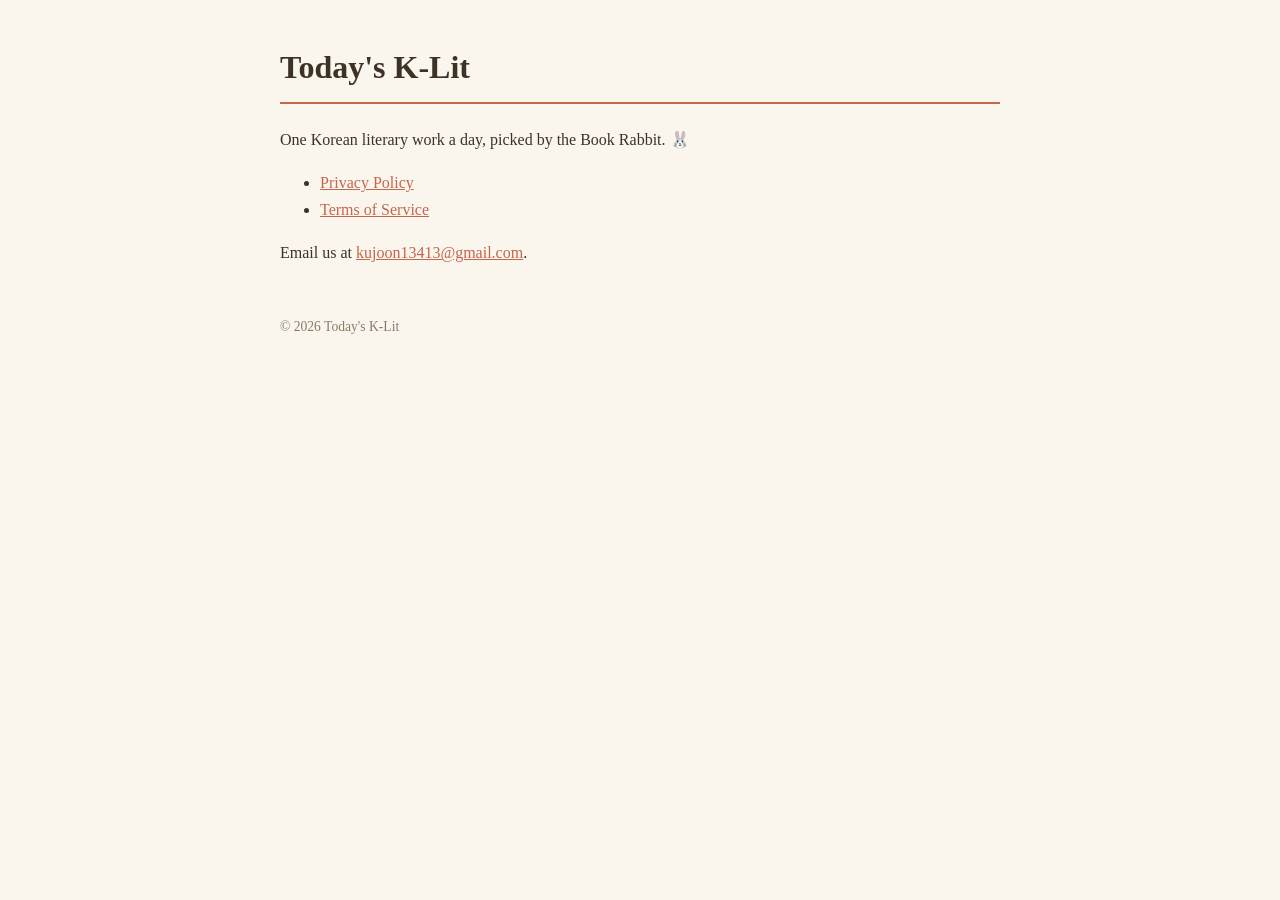
<file: index.html>
<!DOCTYPE html>
<html lang="en"><head><meta charset="utf-8"><meta name="viewport" content="width=device-width, initial-scale=1">
<title>Today's K-Lit — Legal</title><link rel="stylesheet" href="style.css"></head>
<body>
<h1>Today's K-Lit</h1>
<p>One Korean literary work a day, picked by the Book Rabbit. 🐰</p>
<ul>
  <li><a href="privacy.html">Privacy Policy</a></li>
  <li><a href="terms.html">Terms of Service</a></li>
</ul>
<p>Email us at <a href="mailto:kujoon13413@gmail.com">kujoon13413@gmail.com</a>.</p>
<footer>© 2026 Today's K-Lit</footer>
</body></html>
</file>
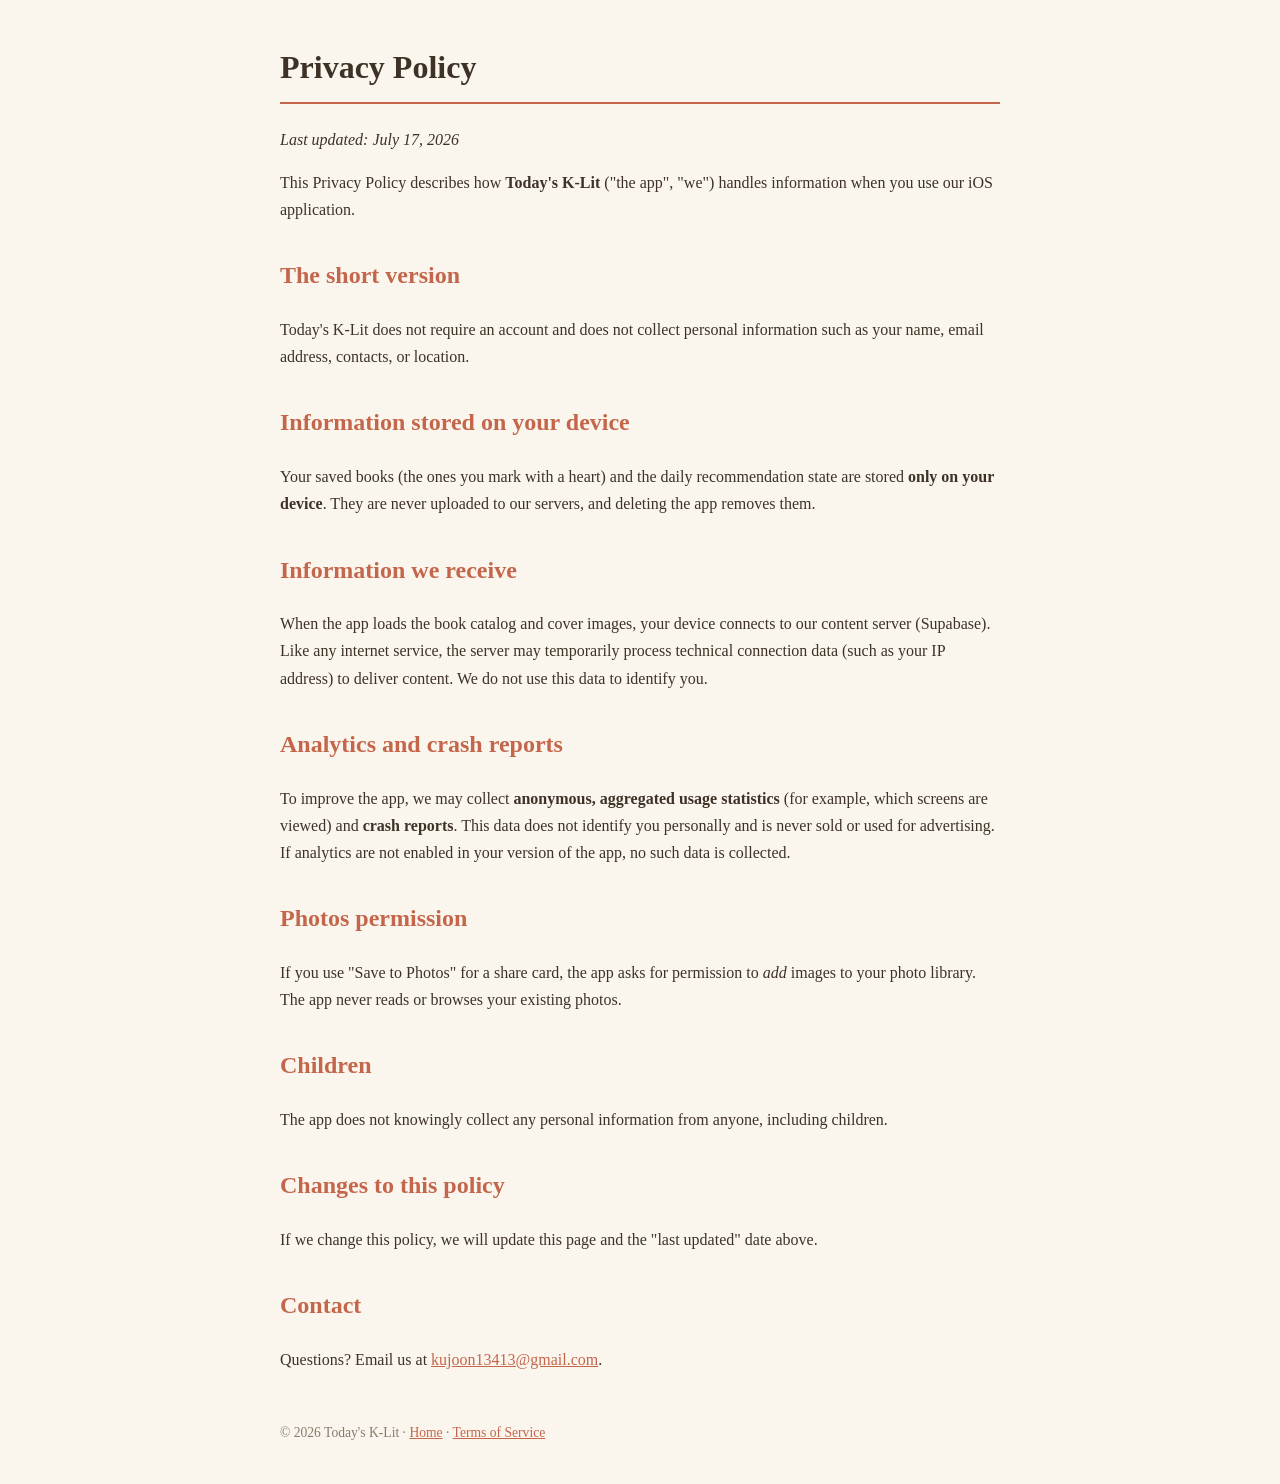
<file: privacy.html>
<!DOCTYPE html>
<html lang="en"><head><meta charset="utf-8"><meta name="viewport" content="width=device-width, initial-scale=1">
<title>Privacy Policy — Today's K-Lit</title><link rel="stylesheet" href="style.css"></head>
<body>
<h1>Privacy Policy</h1>
<p><em>Last updated: July 17, 2026</em></p>
<p>This Privacy Policy describes how <strong>Today's K-Lit</strong> ("the app", "we") handles information when you use our iOS application.</p>

<h2>The short version</h2>
<p>Today's K-Lit does not require an account and does not collect personal information such as your name, email address, contacts, or location.</p>

<h2>Information stored on your device</h2>
<p>Your saved books (the ones you mark with a heart) and the daily recommendation state are stored <strong>only on your device</strong>. They are never uploaded to our servers, and deleting the app removes them.</p>

<h2>Information we receive</h2>
<p>When the app loads the book catalog and cover images, your device connects to our content server (Supabase). Like any internet service, the server may temporarily process technical connection data (such as your IP address) to deliver content. We do not use this data to identify you.</p>

<h2>Analytics and crash reports</h2>
<p>To improve the app, we may collect <strong>anonymous, aggregated usage statistics</strong> (for example, which screens are viewed) and <strong>crash reports</strong>. This data does not identify you personally and is never sold or used for advertising. If analytics are not enabled in your version of the app, no such data is collected.</p>

<h2>Photos permission</h2>
<p>If you use "Save to Photos" for a share card, the app asks for permission to <em>add</em> images to your photo library. The app never reads or browses your existing photos.</p>

<h2>Children</h2>
<p>The app does not knowingly collect any personal information from anyone, including children.</p>

<h2>Changes to this policy</h2>
<p>If we change this policy, we will update this page and the "last updated" date above.</p>

<h2>Contact</h2>
<p>Questions? Email us at <a href="mailto:kujoon13413@gmail.com">kujoon13413@gmail.com</a>.</p>

<footer>© 2026 Today's K-Lit · <a href="index.html">Home</a> · <a href="terms.html">Terms of Service</a></footer>
</body></html>
</file>
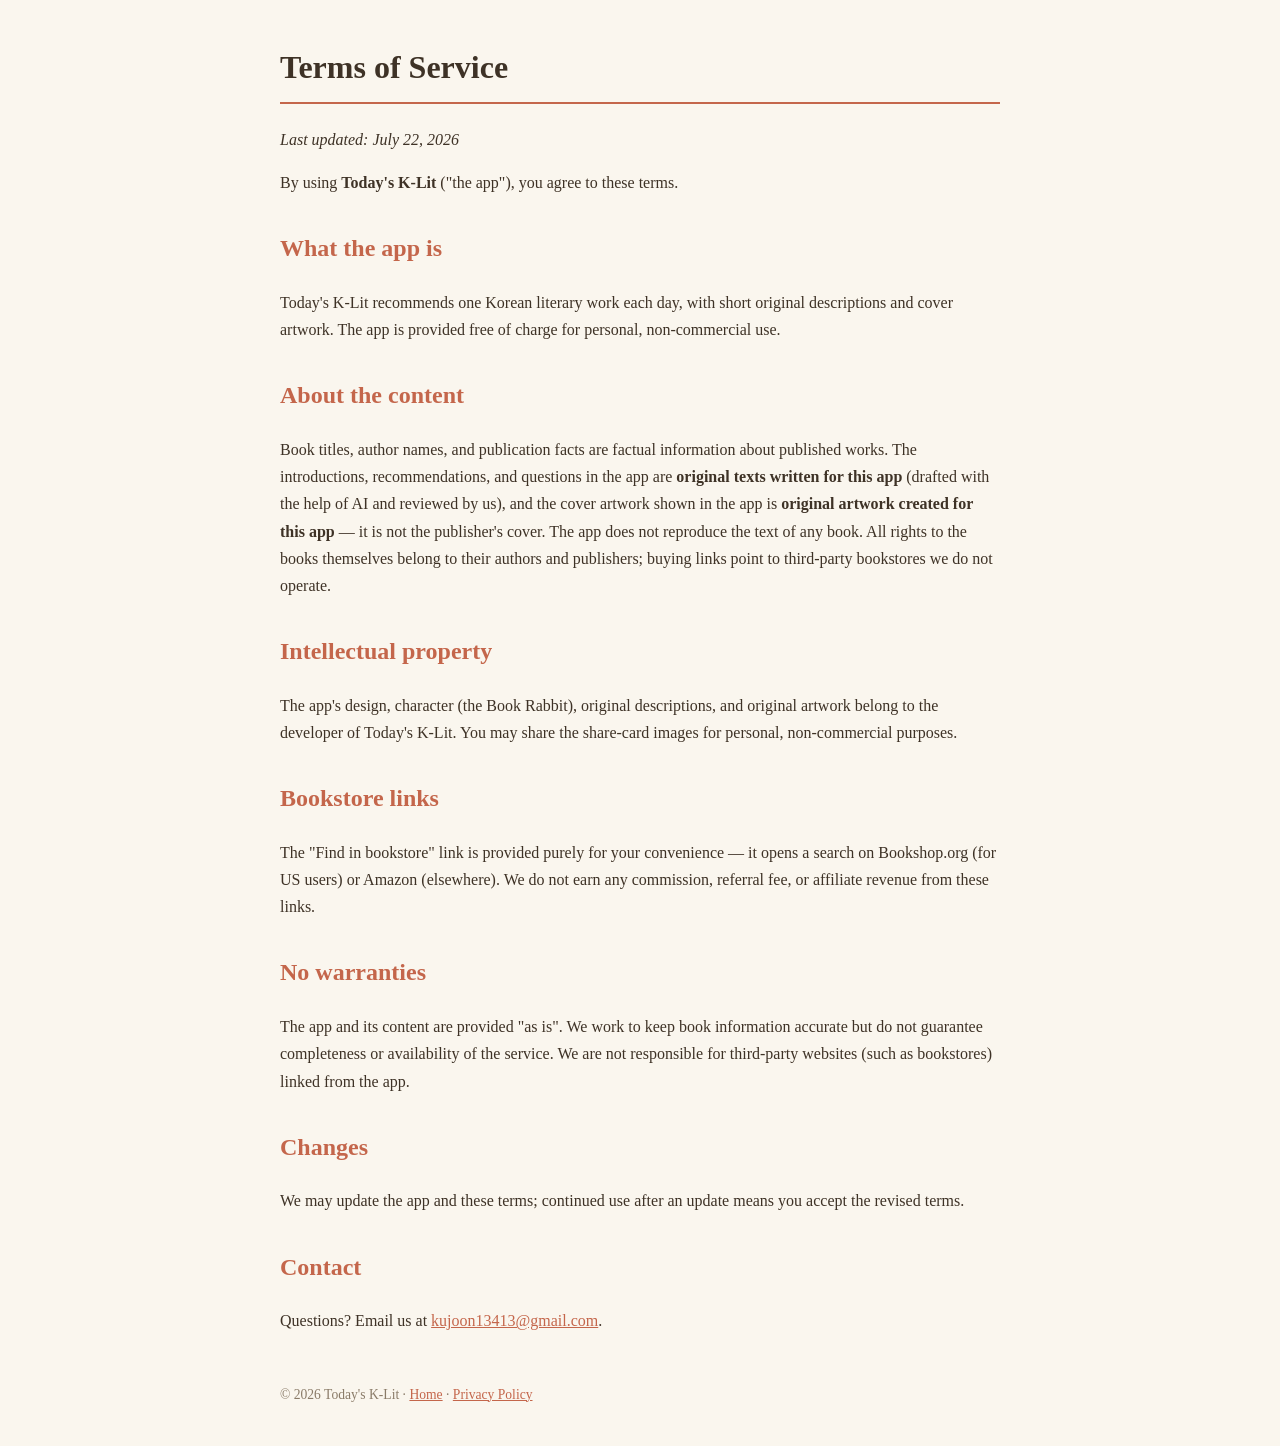
<file: terms.html>
<!DOCTYPE html>
<html lang="en"><head><meta charset="utf-8"><meta name="viewport" content="width=device-width, initial-scale=1">
<title>Terms of Service — Today's K-Lit</title><link rel="stylesheet" href="style.css"></head>
<body>
<h1>Terms of Service</h1>
<p><em>Last updated: July 22, 2026</em></p>
<p>By using <strong>Today's K-Lit</strong> ("the app"), you agree to these terms.</p>

<h2>What the app is</h2>
<p>Today's K-Lit recommends one Korean literary work each day, with short original descriptions and cover artwork. The app is provided free of charge for personal, non-commercial use.</p>

<h2>About the content</h2>
<p>Book titles, author names, and publication facts are factual information about published works. The introductions, recommendations, and questions in the app are <strong>original texts written for this app</strong> (drafted with the help of AI and reviewed by us), and the cover artwork shown in the app is <strong>original artwork created for this app</strong> — it is not the publisher's cover. The app does not reproduce the text of any book. All rights to the books themselves belong to their authors and publishers; buying links point to third-party bookstores we do not operate.</p>

<h2>Intellectual property</h2>
<p>The app's design, character (the Book Rabbit), original descriptions, and original artwork belong to the developer of Today's K-Lit. You may share the share-card images for personal, non-commercial purposes.</p>

<h2>Bookstore links</h2>
<p>The "Find in bookstore" link is provided purely for your convenience — it opens a search on Bookshop.org (for US users) or Amazon (elsewhere). We do not earn any commission, referral fee, or affiliate revenue from these links.</p>

<h2>No warranties</h2>
<p>The app and its content are provided "as is". We work to keep book information accurate but do not guarantee completeness or availability of the service. We are not responsible for third-party websites (such as bookstores) linked from the app.</p>

<h2>Changes</h2>
<p>We may update the app and these terms; continued use after an update means you accept the revised terms.</p>

<h2>Contact</h2>
<p>Questions? Email us at <a href="mailto:kujoon13413@gmail.com">kujoon13413@gmail.com</a>.</p>

<footer>© 2026 Today's K-Lit · <a href="index.html">Home</a> · <a href="privacy.html">Privacy Policy</a></footer>
</body></html>
</file>
<file: style.css>
body { max-width: 720px; margin: 40px auto; padding: 0 20px; font-family: -apple-system, Georgia, serif; line-height: 1.7; color: #3E3226; background: #FAF6EE; }
h1 { border-bottom: 2px solid #C4664B; padding-bottom: 8px; }
h2 { color: #C4664B; margin-top: 32px; }
a { color: #C4664B; }
footer { margin-top: 48px; font-size: 0.85em; color: #8A7B68; }
</file>
